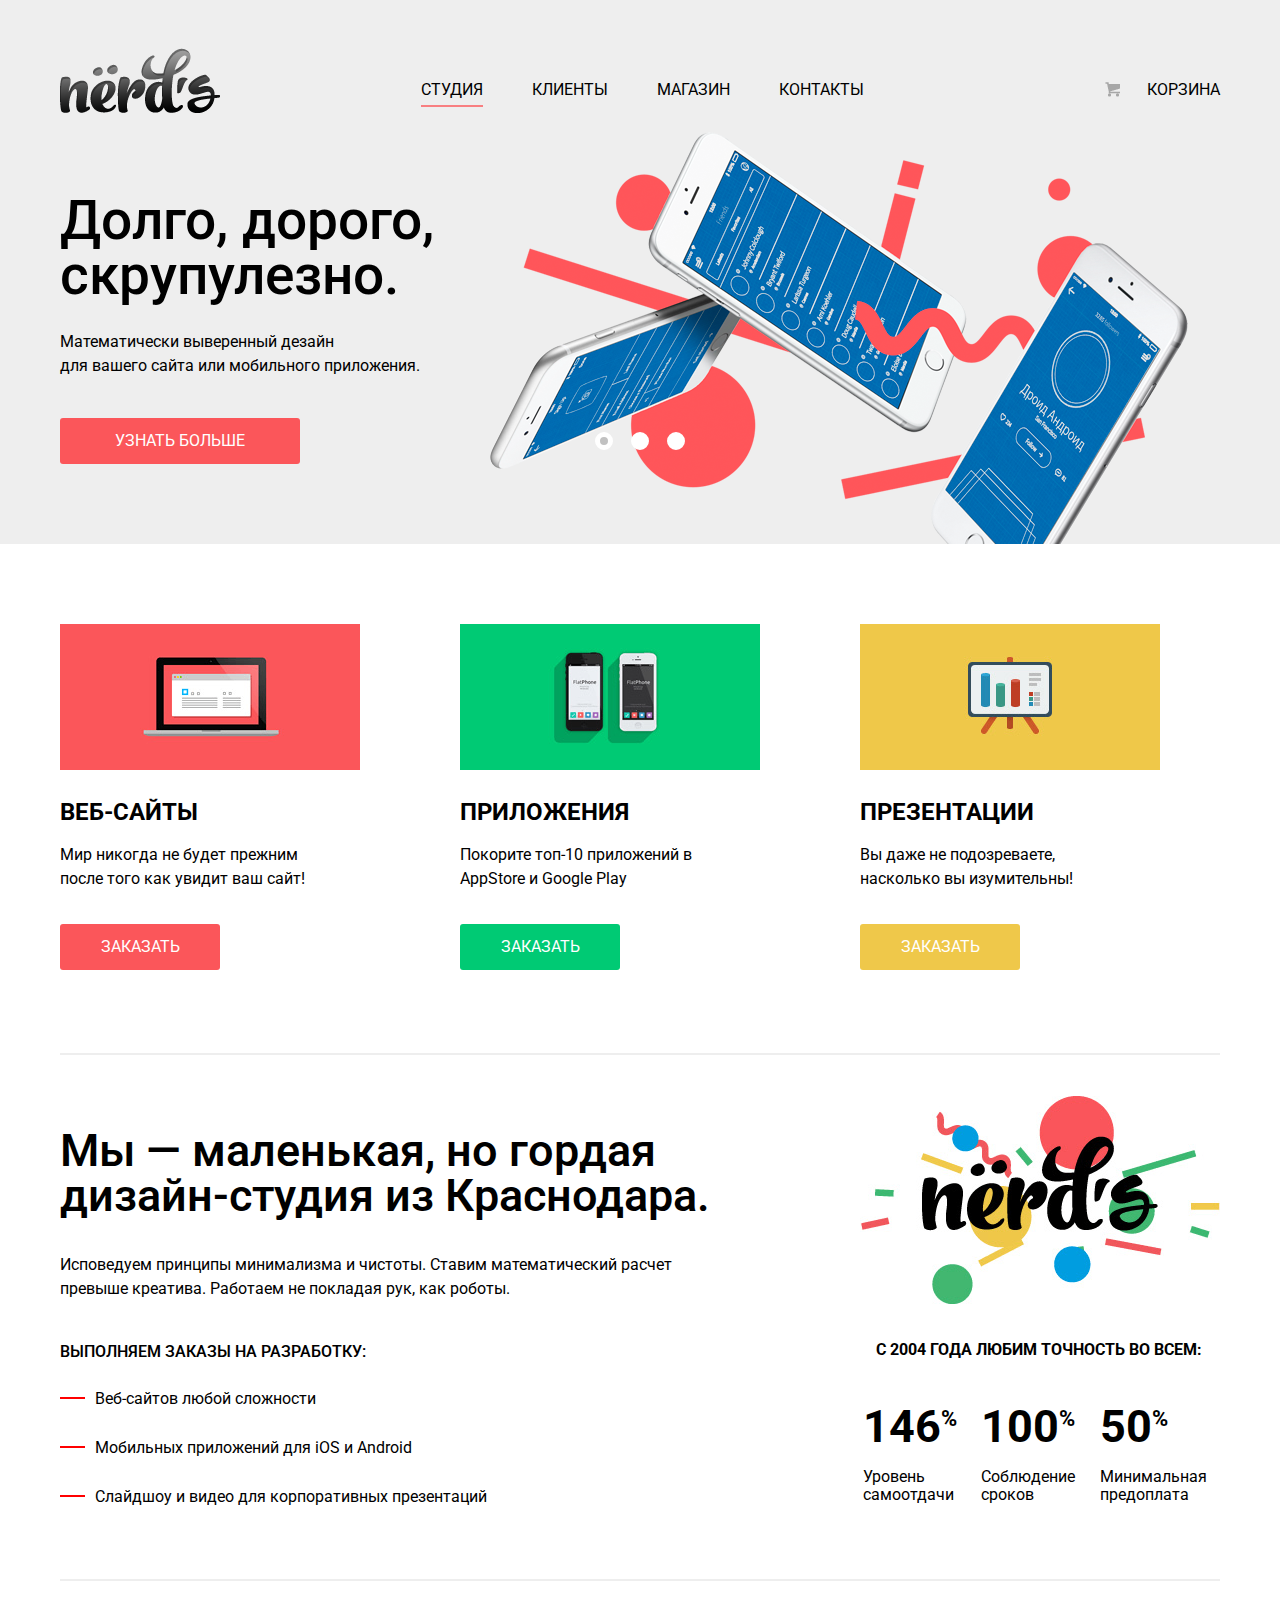
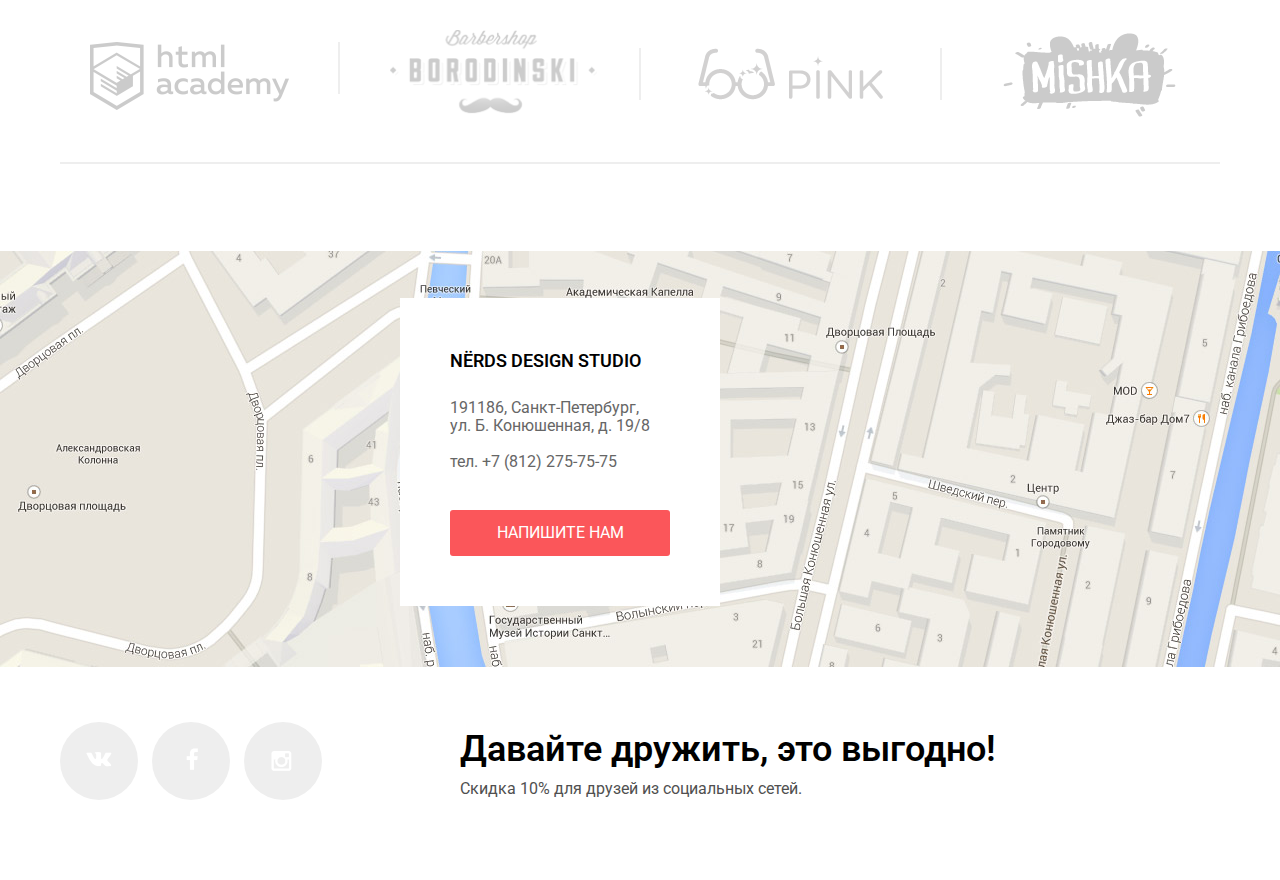
<file: index.html>
<!DOCTYPE html>
<html lang="ru">
<head>
  <meta  charset="utf-8">
  <title>Nerds</title>
  <link href="https://fonts.googleapis.com/css?family=Roboto:400,500&amp;subset=cyrillic" rel="stylesheet">
  <link rel="stylesheet" href="css/normalize.css" />
  <link rel="stylesheet" href="css/style.min.css" />
</head>
<body>
  <header class="main-header">
    <div class="container clearfix">
      <nav class="main-navigation">
        <div class="index-logo">
          <a  class="main-header-logo" href="index.html">
            <img src="img/logo.png" width="160" height="65" alt="Nerds-logo">
          </a>
        </div>
        <ul class="site-navigation">
          <li class="active">
            <a >Студия</a>
          </li>
          <li>
            <a href="#">Клиенты</a>
          </li>
          <li>
            <a href="catalog.html">Магазин</a>
          </li>
          <li>
            <a href="#">Контакты</a>
          </li>
        </ul>
      </nav>
      <div class="cart">
        <a class="cart-item" href="cart.html">Корзина</a>
      </div>
    </div>
  </header>
  <section class="slider">
    <div class="container">
      <h2 class="visually-hidden">Преимущества</h2>
      <input class="visually-hidden" id="product-1" type="radio" name="toggle" checked>
      <input class="visually-hidden" id="product-2" type="radio" name="toggle">
      <input class="visually-hidden" id="product-3" type="radio" name="toggle">
      <div class="slider-controls">
        <label class="slider-controls-item" for="product-1"></label>
        <label class="slider-controls-item" for="product-2"></label>
        <label class="slider-controls-item" for="product-3"></label>
      </div>
      <ul class="slider-list">
        <li class="slider-list-item">
          <b>Долго, дорого,<br>cкрупулезно.</b>
          <p>Математически выверенный дезайн <br> для вашего сайта или мобильного приложения.</p>
          <a class="btn" href="#">Узнать больше</a>
        </li>
        <li class="slider-list-item">
          <b class="slide-title">Любим математику<br>как никто другой</b>
          <p>Никакого криатива, только математические формулы<br>для рассчета идеальных пропорций.</p>
          <a class="btn" href="#">Узнать больше</a>
        </li>
        <li class="slider-list-item">
          <b>Только ночь,<br>только хардкор</b>
          <p>Работать днем, как все? Мы против этого.<br>Ближе к полуночи работа только начинается.</p>
          <a class="btn" href="#">Узнать больше</a>
        </li>
      </div>
    </section>
    <main class="container">
      <section class="servise clearfix">
        <div class="service-item">
          <span><img src="img/illustration1.png" alt="Web-sites" width="300" height="146"></span>
          <b>Веб-сайты</b>
          <p>Мир никогда не будет прежним после того как увидит ваш сайт!</p>
          <a class="btn" href="#">Заказать</a>
        </div>
        <div class="service-item">
          <span><img src="img/illustration2.png" alt="aplications" width="300" height="146"></span>
          <b>Приложения</b>
          <p>Покорите топ-10 приложений в AppStore и Google Play</p>
          <a class="btn application-btn" href="#">Заказать</a>
        </div>
        <div class="service-item">
          <span><img src="img/illustration3.png" alt="Presentations" width="300" height="146"></span>
          <b>Презентации</b>
          <p>Вы даже не подозреваете, насколько вы изумительны!</p>
          <a class="btn presentation-btn" href="#">Заказать</a>
        </div>
      </section>
      <hr>
      <section class="description clearfix">
        <div class="description-left">
          <b>Мы  &mdash; маленькая, но гордая<br>
          дизайн-студия из Краснодара.</b>
          <p>Исповедуем принципы минимализма и чистоты. Ставим математический расчет превыше креатива. Работаем не покладая рук, как роботы.</p>
          <p class="description-list-title">Выполняем заказы на разработку:</p>
          <ul class="description-list">
            <li>
              Веб-сайтов любой сложности
            </li>
            <li>
              Мобильных приложений для iOS и Android
            </li>
            <li>
              Слайдшоу и видео для корпоративных презентаций
            </li>
          </ul>
        </div>
        <div class="description-right">
          <div class="description-logo">
            <img src="img/nerds-illustration.png" width="360" height="208" alt="Nerds-logo">
          </div>
          <p><b class="statistics-title">С 2004 года любим точность во всем:</b></p>
          <table class="statistics">
            <tr class="statistics-item">
              <th class="statistics-element">146</th>
              <th class="statistics-element">100</th>
              <th class="statistics-element">50</th>
            </tr>
            <tr class="statistics-item">
              <td class="statistics-element">Уровень самоотдачи</td>
              <td class="statistics-element">Соблюдение сроков</td>
              <td class="statistics-element"> Минимальная предоплата</td>
            </tr>
          </table>
        </div>
      </section>
      <hr>
      <div class="references ">
        <ul class="references-list clearfix ">
          <li class="references-list-item line1"><a href="#"><img src="img/html-academy-logo.png" width="199" height="68" alt="html academy"></a></li>
          <li class="references-list-item line2"><a href="#"><img src="img/borodinski-logo.png" width="207" height="87" alt="borodinski"></a></li>
          <li class="references-list-item line3"><a href="#"><img src="img/pink-logo.png" width="185" height="52" alt="pink"></a></li>
          <li class="references-list-item"><a href="#"><img src="img/mishka-logo.png" width="173" heigth="84" alt="mishka"></a></li>
        </ul>
      </div>
      <hr>
    </main>
    <section class="contacts clearfix">
      <iframe src="https://www.google.com/maps/embed?pb=!1m18!1m12!1m3!1d1998.6036253003192!2d30.320858716180815!3d59.93871916905404!2m3!1f0!2f0!3f0!3m2!1i1024!2i768!4f13.1!3m3!1m2!1s0x4696310fca145cc1%3A0x42b32648d8238007!2z0JHQvtC70YzRiNCw0Y8g0JrQvtC90Y7RiNC10L3QvdCw0Y8g0YPQuy4sIDE5LzgsINCh0LDQvdC60YIt0J_QtdGC0LXRgNCx0YPRgNCzLCDQoNC-0YHRgdC40Y8sIDE5MTE4Ng!5e0!3m2!1sru!2sua!4v1536865325615" width="100%" height="425" frameborder="0" style="border:0" allowfullscreen></iframe>
      <div class="contact-form">
        <b class="contacts-tittle">Nёrds design studio</b>
        <p>191186, Санкт-Петербург,<br>
          ул. Б. Конюшенная, д. 19/8<br>
          <br>
          тел. +7 (812) 275-75-75
        </p>
        <a href="#" class="btn contact-btn">Напишите нам</a>
      </div>
    </section>
    <footer class="main-footer">
      <div class="container clearfix">
        <div class="footer-social">
          <ul class="footer-social-list">
            <li class="footer-social-item">
              <a class="vk" href="#"></a>
            </li>
            <li class="footer-social-item">
              <a class="fb" href="#"></a>
            </li>
            <li class="footer-social-item">
              <a class="inst" href="#"></a>
            </li>
          </ul>
        </div>
        <div class="footer-discount">
          <b>Давайте дружить, это выгодно!</b>
          <p>Скидка 10% для друзей из социальных сетей.</p>
        </div>
      </div>
    </footer>
    <div class="modal-overley"></div>
    <div class="modal-content">
      <button class="modal-content-close" type="button" title="Закрыть">Закрыть</button>
      <h2>Напишите нам</h2>
      <form class="feedback-form" action="" method="post" name="feedback">
        <label>
          Ваше имя:
          <br>
          <input type="text" name="username" placeholder="Представтесь, пожалуйста" >
        </label>
        <label>
          Ваш e-mail:
          <br>
          <input type="text" name="email" placeholder="Для отправки ответа" >
        </label>
        <label>
          Текст письма:
          <br>
          <textarea name="massage" rows="5" cols="50" placeholder="В свободной форме" ></textarea>
        </label>
        <button class="btn" type="submit">Отправить</button>
      </form>
    </div>
    <script src="js/script.js" type="text/javascript"></script>

  </body>
  </html>
</file>
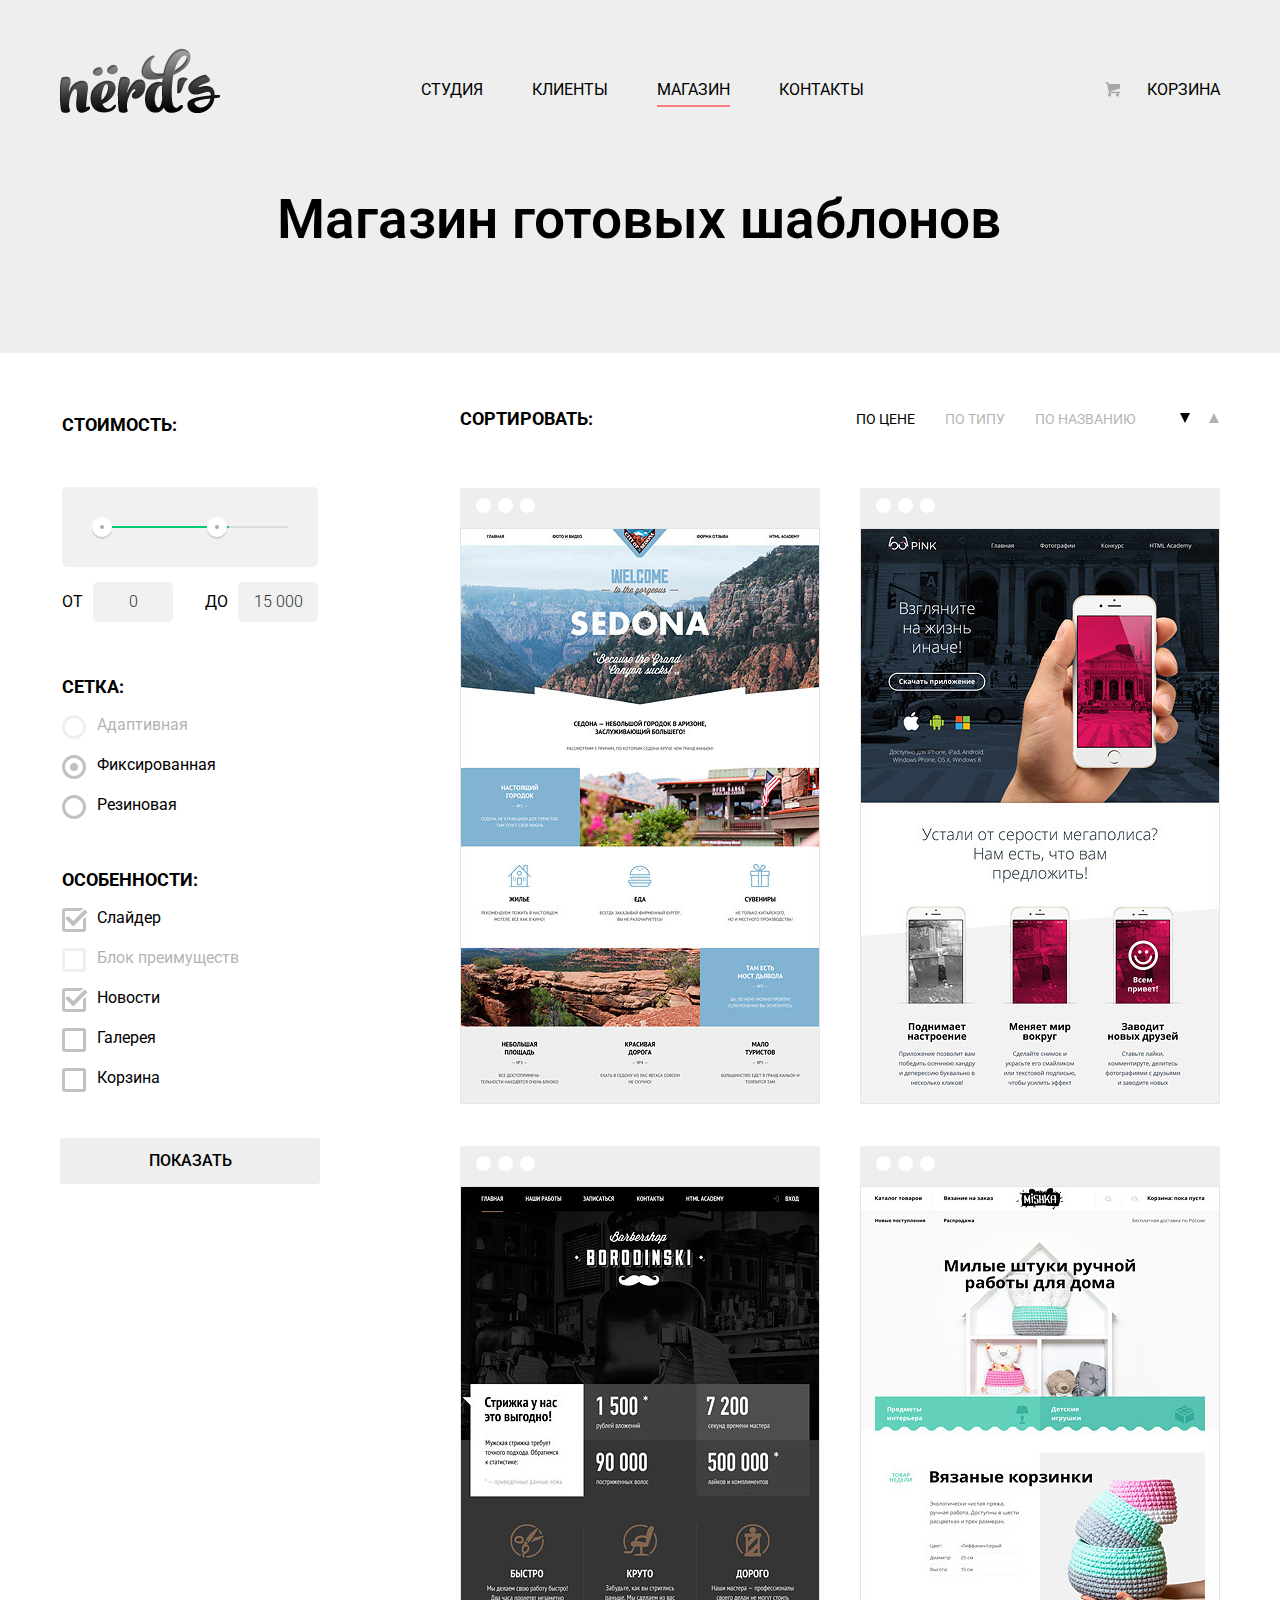
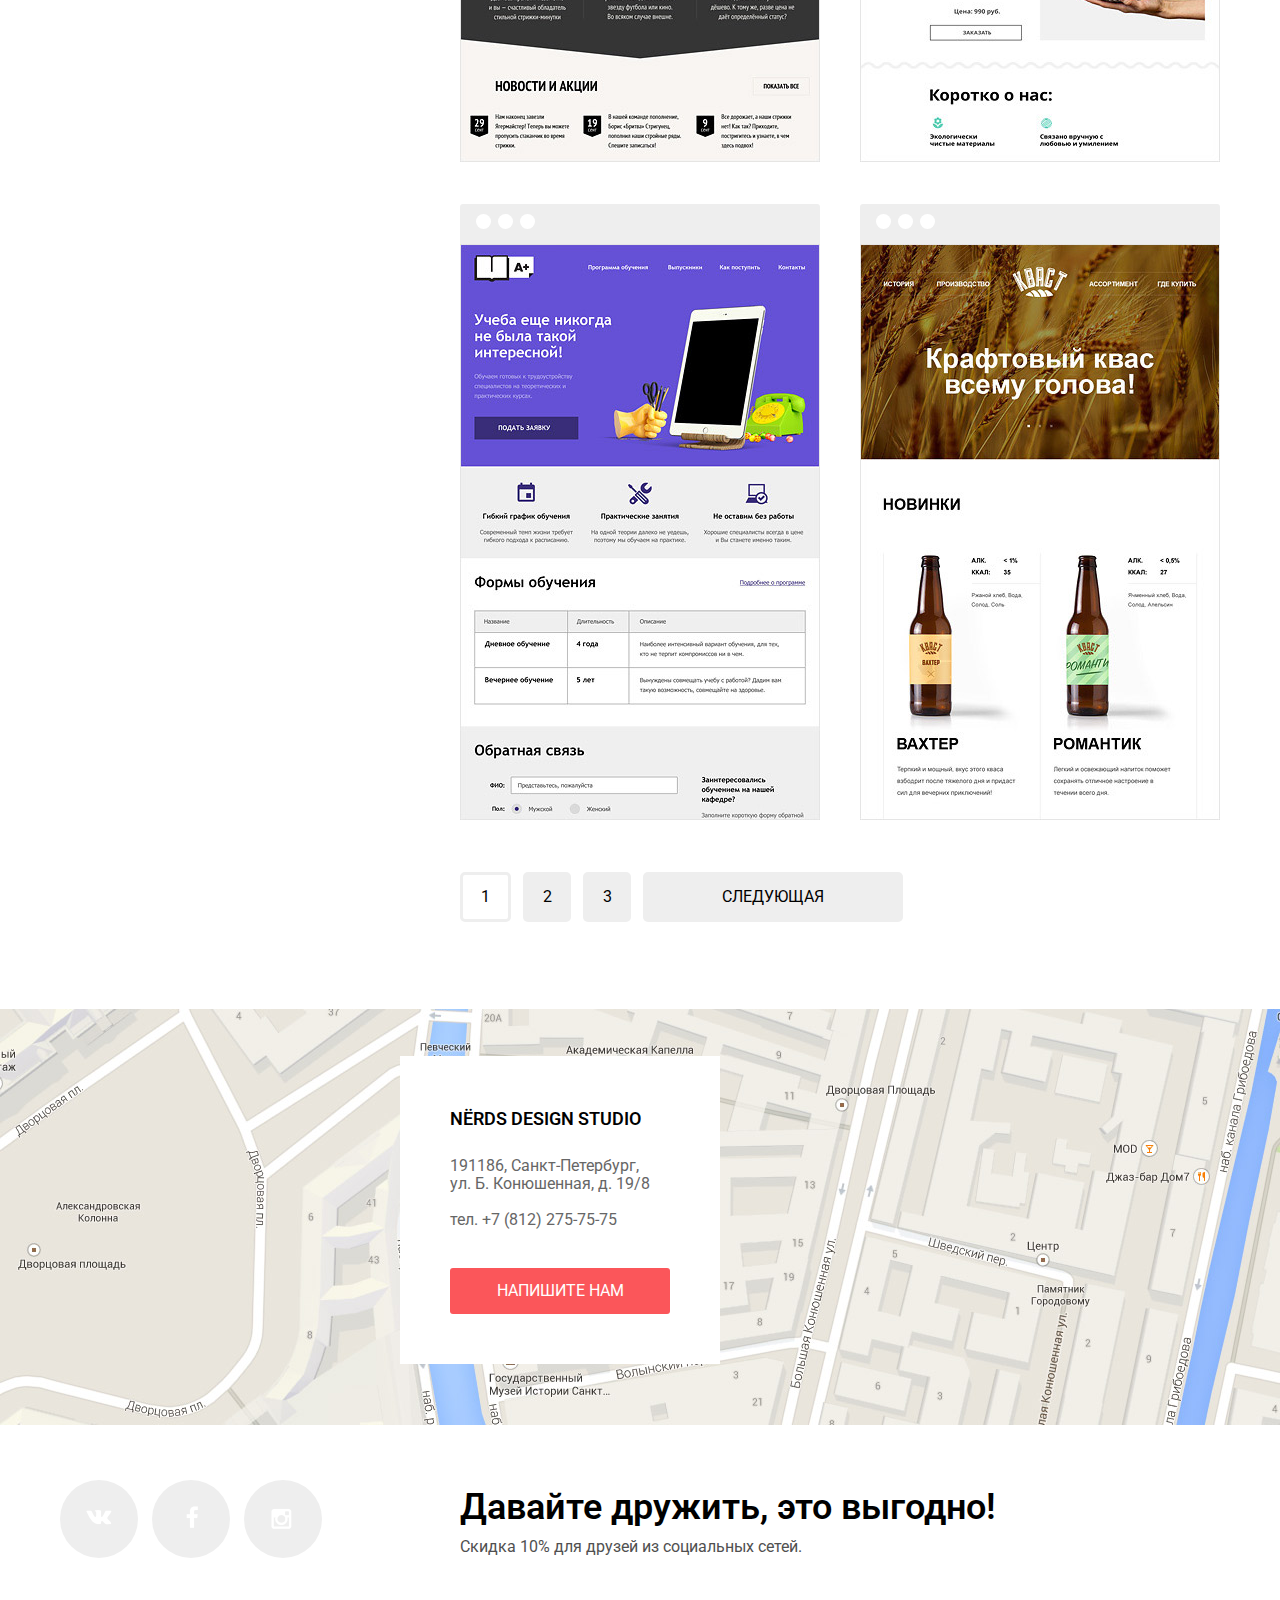
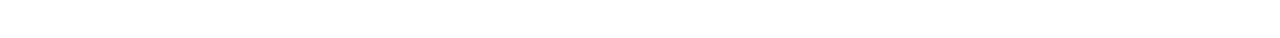
<file: catalog.html>
<!DOCTYPE html>
<html lang="ru">
<head>
  <meta charset="utf-8">
  <title>Каталог</title>
  <link href="https://fonts.googleapis.com/css?family=Roboto:400,500&amp;subset=cyrillic" rel="stylesheet">
  <link rel="stylesheet" href="css/normalize.css" />
  <link href="css/style.min.css" type="text/css" rel="stylesheet" />
</head>
<body>
  <header class="main-header">
    <div class="container clearfix">
      <nav class="main-navigation">
        <div class="index-logo">
          <a  class="main-header-logo">
            <img src="img/logo.png" width="160" height="65" alt="Nerds-logo">
          </a>
        </div>
        <ul class="site-navigation">
          <li>
            <a href="index.html">Студия</a>
          </li>
          <li>
            <a href="#">Клиенты</a>
          </li>
          <li class="active">
            <a>Магазин</a>
          </li>
          <li>
            <a href="#">Контакты</a>
          </li>
        </ul>
      </nav>
      <div class="cart">
        <a class="cart-item" href="cart.html">Корзина</a>
      </div>
      <div class="inner-page-title">
        <h1>Магазин готовых шаблонов</h1>
      </div>
    </div>
  </header>
  <main class="container">
    <div class="inner-content clearfix">
      <form class="shop-filter" action="https://echo.htmlacademy.ru" method="get">
        <fieldset>
          <legend>Стоимость:</legend>
          <div class="price-filter">
            <div class="range-controls">
              <div class="scale"><div style="width:70%;" class="bar"></div></div>
              <div class="toggle min-toggle"></div>
              <div class="toggle max-toggle"></div>
            </div>
            <div class="price-controls">
              ОТ<input type="text" class="min-price" value="0">
              ДО<input type="text" class="max-price" value="15 000">
            </div>
          </div>
        </fieldset>
        <fieldset>
          <legend>Сетка:</legend>
          <label class="check-label disabled">
            <input type="radio" name="layout" value="adaptive"  disabled>
            <span class="check-indicator"></span>
            Адаптивная
          </label>
          <label class="check-label">
            <input type="radio" name="layout" value="fixed" checked>
            <span class="check-indicator"></span>
            Фиксированная
          </label>
          <label class="check-label">
            <input type="radio" name="layout" value="fluid">
            <span class="check-indicator"></span>
            Резиновая
          </label>
        </fieldset>
        <fieldset>
          <legend>Особенности:</legend>
          <label class="check-label">
            <input type="checkbox" name="slider" checked>
            <span class="check-indicator"></span>
            Слайдер
          </label>
          <label class="check-label disabled">
            <input type="checkbox" name="features"  disabled>
            <span class="check-indicator"></span>
            Блок преимуществ
          </label>
          <label class="check-label">
            <input type="checkbox" name="news" checked>
            <span class="check-indicator"></span>
            Новости
          </label>
          <label class="check-label">
            <input type="checkbox" name="gallery">
            <span class="check-indicator"></span>
            Галерея
          </label>
          <label class="check-label">
            <input type="checkbox" name="cart">
            <span class="check-indicator"></span>
            Корзина
          </label>
        </fieldset>
        <button class="btn form-btn" type="submit">Показать</button>
      </form>

      <div class="catalog">
        <div class="catalog-filer">
          <!-- <span>Сортировать:</span> -->
          <ul>
            <li><span>Сортировать:</span></li>
            <li class="curent"><a href="#">По цене</a></li>
            <li><a href="#">По типу</a></li>
            <li><a href="#">По названию</a></li>
            <li class="curent"><a href="#" title="По убыванию"><span class="sort descending"></span></a></li>
            <li><a href="#" title="По возрастанию"><span class="sort ascending"></span></a></li>
          </ul>
        </div>

        <article class="catalog-item">
          <div class="item-head">
            <div></div>
            <div></div>
            <div></div>
          </div>
          <img class="item-image" src="img/img-sedona.jpg" width="360" height="576" alt="" >
          <div class="item-description">
            <b>SEDONA</b>
            <p>Информационный сайт<br> для туристов.</p>
            <a class="btn price-btn" href="cart.html">14 000 р.</a>
          </div>
        </article>

        <article class="catalog-item">
          <div class="item-head">
            <div></div>
            <div></div>
            <div></div>
          </div>
          <img class="item-image" src="img/img-pink.jpg" width="360" height="576" alt="" >
          <div class="item-description">
            <b>PINK APP</b>
            <p>Продуктивный лендинг приложения<br> для IOS и Android</p>
            <a class="btn price-btn" href="cart.html">12 000 р.</a>
          </div>
        </article>

        <article class="catalog-item">
          <div class="item-head">
            <div></div>
            <div></div>
            <div></div>
          </div>
          <img class="item-image" src="img/img-barbershop.jpg" width="360" height="576" alt="">
          <div class="item-description">
            <b>BARBERSHOP</b>
            <p>Сайт залона красоты.<br> Для мужчин, да.</p>
            <a class="btn price-btn" href="cart.html">10 000 р.</a>
          </div>
        </article>

        <article class="catalog-item">
          <div class="item-head">
            <div></div>
            <div></div>
            <div></div>
          </div>
          <img class="item-image" src="img/img-mishka.jpg" width="360" height="576" alt="" >
          <div class="item-description">
            <b>MISHKA</b>
            <p>Интернет-магазин<br> вязаных игрушек.</p>
            <a class="btn price-btn" href="cart.html">8 000 р.</a>
          </div>
        </article>

        <article class="catalog-item">
          <div class="item-head">
            <div></div>
            <div></div>
            <div></div>
          </div>
          <img class="item-image" src="img/img-aplus.jpg" width="360" height="576" alt="" >
          <div class="item-description">
            <b>A PLUS</b>
            <p>Лендинг курсов повышения<br> квалификации.</p>
            <a class="btn price-btn" href="cart.html">8 000 р.</a>
          </div>
        </article>

        <article class="catalog-item">
          <div class="item-head">
            <div></div>
            <div></div>
            <div></div>
          </div>
          <img class="item-image" src="img/img-kvast.jpg" width="360" height="576" alt="" >
          <div class="item-description">
            <b>КВАСТ</b>
            <p>Промо-сайт производителя<br> крафтового кваса.</p>
            <a class="btn price-btn" href="cart.html">5 000 р.</a>
          </div>
        </article>

        <ul class="paginator">
          <li><span class="paginator-btn curent" href="#">1</apan></li>
          <li><a class="paginator-btn" href="#">2</a></li>
          <li><a class="paginator-btn" href="#">3</a></li>
          <li><a class="next-btn" href="#">Следующая</a></li>
        </ul>
      </div>
    </div>
  </main>
  <section class="contacts clearfix">
    <iframe src="https://www.google.com/maps/embed?pb=!1m18!1m12!1m3!1d1998.6036253003192!2d30.320858716180815!3d59.93871916905404!2m3!1f0!2f0!3f0!3m2!1i1024!2i768!4f13.1!3m3!1m2!1s0x4696310fca145cc1%3A0x42b32648d8238007!2z0JHQvtC70YzRiNCw0Y8g0JrQvtC90Y7RiNC10L3QvdCw0Y8g0YPQuy4sIDE5LzgsINCh0LDQvdC60YIt0J_QtdGC0LXRgNCx0YPRgNCzLCDQoNC-0YHRgdC40Y8sIDE5MTE4Ng!5e0!3m2!1sru!2sua!4v1536865325615" width="100%" height="425" frameborder="0" style="border:0" allowfullscreen></iframe>
    <div class="contact-form">
      <b class="contacts-tittle">Nёrds design studio</b>
      <p>191186, Санкт-Петербург,<br>
        ул. Б. Конюшенная, д. 19/8<br>
        <br>
        тел. +7 (812) 275-75-75
      </p>
      <a href="#" class="btn contact-btn">Напишите нам</a>
    </div>
  </section>
  <footer class="main-footer">
    <div class="container clearfix">
      <div class="footer-social">
        <ul class="footer-social-list">
          <li class="footer-social-item">
            <a class="vk" href="#"></a>
          </li>
          <li class="footer-social-item">
            <a class="fb" href="#"></a>
          </li>
          <li class="footer-social-item">
            <a class="inst" href="#"></a>
          </li>
        </ul>
      </div>
      <div class="footer-discount">
        <b>Давайте дружить, это выгодно!</b>
        <p>Скидка 10% для друзей из социальных сетей.</p>
      </div>
    </div>
  </footer>
  <div class="modal-overley"></div>
  <div class="modal-content">
    <button class="modal-content-close" type="button" title="Закрыть">Закрыть</button>
    <h2>Напишите нам</h2>
    <form class="feedback-form" action="" method="post" name="feedback">
      <label>
        Ваше имя:
        <br>
        <input type="text" name="username" placeholder="Представтесь, пожалуйста" >
      </label>
      <label>
        Ваш e-mail:
        <br>
        <input type="text" name="email" placeholder="Для отправки ответа" >
      </label>
      <label>
        Текст письма:
        <br>
        <textarea name="massage" rows="5" cols="50" placeholder="В свободной форме" ></textarea>
      </label>
      <button class="btn" type="submit">Отправить</button>
    </form>
  </div>
  <script src="js/script.js" type="text/javascript"></script>
</body>
</html>
</file>
<file: css/style.min.css>
.site-navigation a,a{color:#000;text-decoration:none}.application-btn:active,.btn:active{-webkit-box-shadow:0 3px rgba(0,0,0,.1) inset}.btn,.cart-item,.service-item b,.site-navigation a,a{text-decoration:none}.cart-item::before,.clearfix::after,.description-list li::after{content:""}.price-controls input,body{font-family:Roboto,sans-serif}body{min-width:1200px;margin:0;font-size:16px;line-height:24px;font-weight:400;background-color:#fff}hr{height:2px;outline:0;border:none;background:#eee}.clearfix::after{display:table;clear:both}.main-header{position:relative;background-color:#eee}.container{width:1200px;padding:0 20px;margin:0 auto;-webkit-box-sizing:border-box;box-sizing:border-box}.main-navigation{float:left;width:850px}.index-logo{width:160px;float:left;padding-top:48px;margin-right:201px}.index-logo a:hover{opacity:.8}.index-logo:active{opacity:.3}.site-navigation .active{border-bottom:2px solid #f87f81}.site-navigation a{display:block}.main-navigation a:hover{color:#f87f81}.main-navigation a:active{color:rgba(0,0,0,.3)}.cart-item,.main-navigation .active a:hover{color:#000}.main-navigation ul{padding:0;margin:0;list-style:none;font-size:0}.cart-item,.site-navigation li{font-size:16px;line-height:30px;padding-top:75px;display:inline-block;vertical-align:top;text-transform:uppercase}.site-navigation li{margin-right:49px}.site-navigation li:last-child{margin-right:0}.cart{position:relative;float:right;max-width:120px}.cart-item{padding-left:45px}.cart-item::before{position:absolute;right:100px;top:82px;width:15px;height:15px;background:url(../img/sprite.png) -5px -46px no-repeat}.cart a:hover{color:#f87f81}.visually-hidden{position:absolute;width:1px;height:1px;clip:rect(0,0,0,0)}.slider{position:relative;background-color:#eee;margin-bottom:80px}.slider-controls{position:absolute;left:50%;bottom:94px;z-index:10;width:160px;height:18px;text-align:center;font-size:0;-webkit-transform:translateX(-50%);-ms-transform:translateX(-50%);transform:translateX(-50%)}.slider-controls label{display:inline-block;width:8px;height:8px;margin:0 9px;background:#fff;border:5px solid #fff;vertical-align:top;border-radius:50%;cursor:pointer}#product-1:checked~.slider-controls label[for=product-1],#product-2:checked~.slider-controls label[for=product-2],#product-3:checked~.slider-controls label[for=product-3]{background:#c1c1c1}.slider-list{margin:0;padding:0;list-style:none}.slider-list-item:nth-child(1){background-image:url(../img/slide1.png);background-repeat:no-repeat;background-position:93% 12px}.slider-list-item:nth-child(2){background-image:url(../img/slide2.png);background-repeat:no-repeat;background-position:100% 0}.slider-list-item:nth-child(3){background-image:url(../img/slide3.png);background-repeat:no-repeat;background-position:100% 20px}#product-1:checked~.slider-list .slider-list-item:nth-child(1),#product-2:checked~.slider-list .slider-list-item:nth-child(2),#product-3:checked~.slider-list .slider-list-item:nth-child(3){display:block}.slider-list-item{display:none;padding:73px 0 80px}.slider-list-item b{display:block;max-width:600px;margin:0 0 27px;font-size:55px;line-height:55px;font-weight:500}.slider-list-item p{max-width:430px;margin:0 0 40px}.btn{display:block;width:240px;padding:14px 0;font-size:16px;line-height:18px;color:#fff;text-transform:uppercase;text-align:center;background-color:#fb565a;border-radius:3px;border:none}.btn:focus,.btn:hover{background-color:#e74246}.btn:active{color:rgba(255,255,255,.3);background-color:#d7373b;box-shadow:0 3px rgba(0,0,0,.1) inset}.service-item{padding-top:0;float:left;width:300px;margin-right:100px}.service-item:last-child{margin-right:0}.servise{margin-bottom:83px}.service-item img{margin-bottom:20px}.service-item b{font-size:24px;line-height:30px;text-transform:uppercase;text-align:left}.service-item p{width:260px;margin-bottom:33px}.service-item .btn{width:160px}.application-btn{background-color:#00ca74}.application-btn:focus,.application-btn:hover{background-color:#00bc6c}.application-btn:active{color:rgba(255,255,255,.3);background-color:#00aa62;box-shadow:0 3px rgba(0,0,0,.1) inset}.presentation-btn{background-color:#efc84a}.presentation-btn:focus,.presentation-btn:hover{background-color:#eab534}.presentation-btn:active{color:rgba(255,255,255,.3);background-color:#e5a722;-webkit-box-shadow:0 3px rgba(0,0,0,.1) inset;box-shadow:0 3px rgba(0,0,0,.1) inset}.description{padding-top:33px;margin-bottom:45px}.description-left{float:left;width:660px;padding-top:32px}.description-left b{width:660px;font-size:45px;line-height:45px;font-weight:540}.description-left p{padding-top:19px}.description-left .description-list-title{text-transform:uppercase;font-weight:540;padding-top:23px}.description-list{padding:7px 0 0;margin:0;list-style:none}.description-list li{position:relative;width:460px;padding-left:35px;margin-bottom:25px}.description-list li::after{position:absolute;width:25px;height:2px;left:0;top:10px;background-color:red}.description-right{float:right;width:360px}.description-right p{padding-top:11px;padding-left:16px;text-transform:uppercase;margin-bottom:50px}.statistics{padding:0;width:100%}.statistics-item th{position:relative;width:120px;font-size:45px;text-align:left}.statistics-item th::after{position:absolute;content:"%";font-size:22px;top:-7px}.statistics-item td{padding-top:26px;font-size:16px;line-height:18px}.references{margin-bottom:38px}.references-list{padding:37px 0 0 30px;margin:0;list-style:none}.references-list-item{display:inline-block;position:relative;vertical-align:bottom;margin-right:97px}.line1::before,.line2::before,.line3::before{position:absolute;width:2px;height:52px;background-color:#eee;content:""}.references-list-item img{opacity:.2}.line1::before{left:248px}.line2::before{right:-44px;top:18px}.line3::before{left:242px}.references-list-item img:hover{opacity:1}.references-list-item img:active{opacity:.1}.references-list-item:first-child{padding-bottom:7px}.references-list-item:last-child{margin-right:0;padding-top:7px}.references-list-item:nth-child(3){padding-bottom:17px;margin-right:116px}.contacts{position:relative;margin:79px auto 0;width:100%;min-height:416px;background-image:url(../img/map.jpg);background-repeat:no-repeat;background-position:50%}.contact-form{position:absolute;top:0;left:260px;margin-top:55px;margin-left:140px;padding-top:48px;padding-left:50px;max-width:320px;background-color:#fff}.contact-form b{font-size:18px;line-height:30px;text-transform:uppercase;font-weight:570}.contact-form p{padding-top:7px;line-height:18px;margin-bottom:39px;color:#666}.contact-btn{width:220px;margin-right:50px;margin-bottom:50px}.main-footer{padding-top:47px;padding-bottom:70px}.footer-social{float:left;width:280px;margin-right:120px}.footer-social-list{padding:0;margin:0;list-style:none}.footer-social-list li{display:inline-block;vertical-align:top;margin-right:10px;border-radius:50%;width:78px;height:78px;background:#eee}.footer-social-item a{position:relative;display:block;border-radius:50%}.footer-social-list a:hover{background:#fb565a}.footer-social-list li:last-child{margin-right:0}.footer-social-list a::after{position:absolute;content:""}.vk::after{background:url(../img/sprite.png) -5px 0 no-repeat;top:30px;left:26px;width:26px;height:15px}.fb::after{background:url(../img/sprite.png) -5px -66px no-repeat;top:26px;left:34px;width:12px;height:22px}.inst::after{background:url(../img/sprite.png) -5px -20px no-repeat;top:28px;left:27px;width:21px;height:21px}.footer-social-item a{width:78px;height:78px}.footer-discount{float:left;width:560px;padding-top:9px}.footer-discount b{font-size:36px;line-height:36px;font-weight:580;margin:0}.footer-discount p{color:#505050;font-size:16px;line-height:22px;margin:10px 0}.inner-page-title{float:left;margin-left:217px;padding:72px 0 106px}.inner-page-title h1{margin:0;padding:0;font-size:55px;line-height:55px;font-weight:580}.inner-content{padding-top:57px}.shop-filter{float:left;width:260px}.shop-filter fieldset{margin-bottom:50px;border:none;padding:0}.shop-filter legend{font-size:18px;line-height:30px;font-weight:700;text-transform:uppercase;margin-bottom:13px}.price-filter{margin-top:34px;width:100%}.range-controls{position:relative;height:80px;margin-bottom:15px;padding:0 30px;background:#f1f1f1;border-radius:5px;overflow:hidden}.range-controls .scale{margin-top:39px;height:2px;background:#d7dcde}.range-controls .bar{height:2px;background:#00ca74}.range-controls .toggle{position:absolute;top:30px;left:30px;width:4px;height:4px;border:8px solid #fff;background:#ababab;cursor:pointer;border-radius:50%;-webkit-box-shadow:0 2px 1px 0 #cfcfcf;box-shadow:0 2px 1px 0 #cfcfcf}.range-controls .max-toggle{left:145px}.price-controls input{width:60px;padding:8px 10px;margin-left:10px;border:none;background:#f1f1f1;font-size:16px;font-weight:300;font-style:normal;text-align:center;color:#283136;border-radius:5px}.price-controls .min-price{margin-right:28px}.price-controls{white-space:nowrap}.shop-filter input[type=radio],.shop-filter input[type=checkbox]{display:none}.check-indicator{position:absolute;top:0;left:0;display:block;width:18px;height:18px;border:3px solid #c1c1c1;border-radius:3px}.check-indicator:hover,.check-label:hover .check-indicator{border:3px solid #4d4d4d}.check-label{position:relative;display:block;margin-bottom:20px;padding-left:35px;font-size:16px;line-height:20px;text-transform:none;cursor:pointer}.check-label:last-child{margin-bottom:0}input[type=radio]+.check-indicator{border-radius:50%}.check-label:hover input[type=radio]:checked~.check-indicator::after{background-color:#4d4d4d}input[type=radio]:checked~.check-indicator::after{content:"";position:absolute;top:5px;left:5px;display:block;width:8px;height:8px;border-radius:50%;background-color:#c1c1c1}.check-label:hover input[type=checkbox]:checked+.check-indicator::after,.check-label:hover input[type=checkbox]:checked+.check-indicator::before{background-color:#4d4d4d}input[type=checkbox]:checked+.check-indicator::after,input[type=checkbox]:checked+.check-indicator::before{content:"";position:absolute;display:block;width:20px;height:4px;background-color:#c1c1c1;border-radius:1px}input[type=checkbox]:checked+.check-indicator::before{top:3px;left:2px;border:2px solid #fff;-webkit-transform:rotate(-45deg);-ms-transform:rotate(-45deg);transform:rotate(-45deg)}input[type=checkbox]:checked+.check-indicator::after{top:8px;left:0;width:11px;-webkit-transform:rotate(45deg);-ms-transform:rotate(45deg);transform:rotate(45deg)}.check-label.disabled .check-indicator{cursor:not-allowed;opacity:.8}.catalog-filer a,.disabled:hover .check-indicator{opacity:.3}.check-label.disabled{cursor:not-allowed;opacity:.3}.form-btn{width:100%;color:#000;font-weight:500;background-color:#eee}.form-btn:hover{background-color:#dfdfdf}.form-btn:active{background-color:#d5d5d5}.catalog{float:right;width:760px;font-size:0}.catalog-filer ul{margin:0;padding:0;list-style:none}.catalog-filer{position:relative}.catalog-filer li{display:inline-block;vertical-align:top;margin-right:30px;font-size:14px;line-height:18px;text-transform:uppercase}.catalog-filer span{font-size:18px;line-height:18px;margin-right:233px;font-weight:700}.catalog-filer a:hover{opacity:.6}.curent a,.curent a:hover{opacity:1}.sort{position:absolute;height:0;border:5px solid transparent}.descending{right:-203px;bottom:30px;border-top:10px solid #000}.ascending{right:-232px;bottom:35px;border-bottom:10px solid #000}.catalog-item{position:relative;display:inline-block;vertical-align:top;margin-top:30px;width:360px;margin-right:40px}.catalog-item:nth-child(odd){margin-right:0}.item-head{width:344px;height:30px;padding-top:10px;padding-left:16px;background-color:#eee;margin:0;border-radius:3px 3px 0 0}.item-head div{display:inline-block;width:15px;height:15px;margin-right:7px;background-color:#fff;border-radius:50%}.item-description{position:absolute;display:none;left:0;bottom:12px;min-height:194px;width:310px;background-color:#eee;padding:29px 25px 0;text-align:center}.item-description b{font-size:18px;line-height:30px}.item-description p{font-size:16px;line-height:18px;color:#939393}.price-btn{width:200px;margin-left:55px}.catalog-item:hover .item-description{display:block}.catalog-item:hover .item-head{background:#4d4d4d}.paginator{margin:40px 0 0;padding:0;list-style:none}.paginator li{display:inline-block;vertical-align:top;margin-right:12px}.paginator .next-btn,.paginator .paginator-btn{display:block;padding:16px 0;font-size:16px;line-height:18px;text-align:center;background:#eee;border-radius:5px}.paginator .paginator-btn{width:48px}.paginator .next-btn{width:260px;text-transform:uppercase}.paginator .next-btn:hover,.paginator .paginator-btn:hover{background:#dfdfdf}.paginator .next-btn:active,.paginator .paginator-btn:active{-webkit-box-shadow:0 3px rgba(0,0,0,.1) inset;box-shadow:0 3px rgba(0,0,0,.1) inset;color:#9d9d9d}.paginator .curent:hover{background:#fff}.paginator .curent{padding:13px 0;width:45px;background:#fff;border:3px solid #eee}.modal-content{position:fixed;top:50%;left:50%;margin-left:-480px;margin-top:-310px;-webkit-box-sizing:border-box;box-sizing:border-box;width:960px;min-height:570px;padding:70px 100px;display:none;background:#fff;-webkit-box-shadow:0 20px 40px rgba(0,1,1,.75);box-shadow:0 20px 40px rgba(0,1,1,.75);z-index:20}.modal-content-close{position:absolute;top:80px;right:90px;width:22px;height:22px;font-size:0;background:#fff;border:0;cursor:pointer}.modal-content-close::after,.modal-content-close::before{content:"";position:absolute;right:2px;top:8px;width:21px;height:4px;background-color:red;border-radius:1px;opacity:.7}.modal-content-close::before{-webkit-transform:rotate(45deg);-ms-transform:rotate(45deg);transform:rotate(45deg)}.modal-content-close::after{-webkit-transform:rotate(-45deg);-ms-transform:rotate(-45deg);transform:rotate(-45deg)}.modal-content h2{margin:0 0 50px;font-size:45px;line-height:45px;font-weight:500}.feedback-form label{display:inline-block;font-size:16px;line-height:18px;font-weight:500}.feedback-form input[type=text],.feedback-form textarea{padding:15px;margin-top:15px;margin-bottom:35px;font-weight:400;border:2px solid #eee;outline:0}.feedback-form label:nth-child(1){margin-right:46px}.feedback-form input[type=text]{width:320px}.feedback-form textarea{width:723px;resize:none}input[type=text]:hover,textarea:hover{border-color:#b4b9bb}input[type=text]:focus,textarea:focus{border-color:#000}input[type=text]:focus:invalid,textarea:focus:invalid{border-color:red;color:red}.modal-overley{position:fixed;top:0;left:0;display:none;width:100%;height:100%;background-color:rgba(1,1,1,.5);z-index:10}.modal-content-show,.modal-overley-show{display:block}@-webkit-keyframes anvil{0%{-webkit-transform:scale(5) rotate(0);transform:scale(5) rotate(0);opacity:0}50%{-webkit-transform:scale(1) rotate(-.2deg);transform:scale(1) rotate(-.2deg);opacity:1}75%{-webkit-transform:scale(1) rotate(.2deg);transform:scale(1) rotate(.2deg);opacity:1}100%{-webkit-transform:scale(1) rotate(0);transform:scale(1) rotate(0);opacity:1}}@keyframes anvil{0%{-webkit-transform:scale(5) rotate(0);transform:scale(5) rotate(0);opacity:0}50%{-webkit-transform:scale(1) rotate(-.2deg);transform:scale(1) rotate(-.2deg);opacity:1}75%{-webkit-transform:scale(1) rotate(.2deg);transform:scale(1) rotate(.2deg);opacity:1}100%{-webkit-transform:scale(1) rotate(0);transform:scale(1) rotate(0);opacity:1}}.modal-content-show{-webkit-animation:anvil .4s cubic-bezier(.38,.1,.36,.9) forwards;animation:anvil .4s cubic-bezier(.38,.1,.36,.9) forwards}@-webkit-keyframes shake{0%,100%{-webkit-transform:translateX(0);transform:translateX(0)}10%,30%,50%,70%,90%{-webkit-transform:translateX(-10px);transform:translateX(-10px)}20%,40%,60%,80%{-webkit-transform:translateX(10px);transform:translateX(10px)}}@keyframes shake{0%,100%{-webkit-transform:translateX(0);transform:translateX(0)}10%,30%,50%,70%,90%{-webkit-transform:translateX(-10px);transform:translateX(-10px)}20%,40%,60%,80%{-webkit-transform:translateX(10px);transform:translateX(10px)}}.modal-error{-webkit-animation:shake .4s 1;animation:shake .4s 1}
</file>
